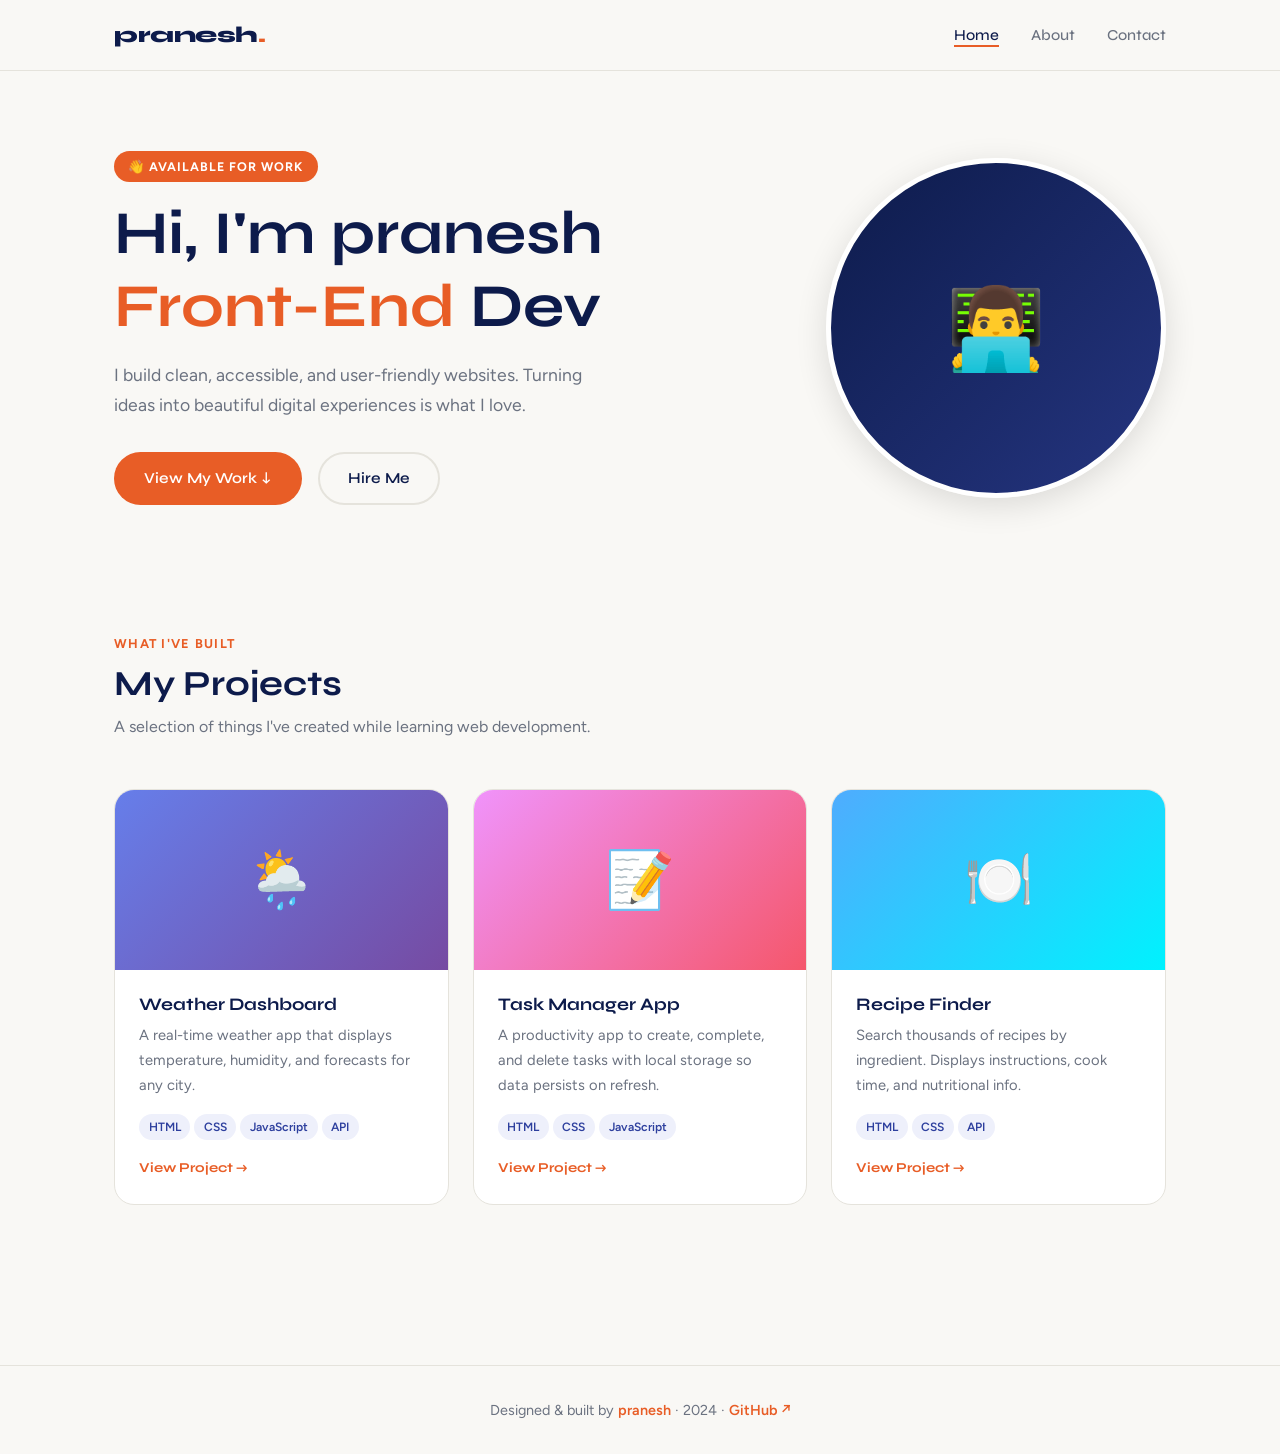
<file: portfolio-site/index.html>
<!DOCTYPE html>
<!--
  index.html — Home Page
  This is the ENTRY POINT of your website.
  When someone visits your site, this file loads first.
-->
<html lang="en">

<head>
  <!-- ── Meta Tags ── -->
  <!-- These give browsers and search engines info about your page -->
  <meta charset="UTF-8" />
  <!-- UTF-8 supports all characters including accented letters & emojis -->

  <meta name="viewport" content="width=device-width, initial-scale=1.0" />
  <!-- This makes the page scale correctly on mobile phones -->

  <meta name="description" content="Portfolio of Alex Johnson — Front-End Developer & UI Designer." />
  <!-- This description shows up in Google search results -->

  <title>Pranesh — Portfolio</title>
  <!-- Shows in browser tab -->

  <!-- ── Google Fonts ── -->
  <!-- Syne = distinctive geometric heading font -->
  <!-- Figtree = clean, modern body font -->
  <link rel="preconnect" href="https://fonts.googleapis.com" />
  <link rel="preconnect" href="https://fonts.gstatic.com" crossorigin />
  <link href="https://fonts.googleapis.com/css2?family=Syne:wght@400;600;700;800&family=Figtree:wght@400;500;600&display=swap" rel="stylesheet" />

  <!-- ── Main Stylesheet ── -->
  <link rel="stylesheet" href="styles/main.css" />
</head>

<body>

  <!-- ============================================================
       NAVIGATION BAR
       <header> = top section of the page (semantic HTML)
       <nav>    = navigation links area
       ============================================================ -->
  <header class="navbar">
    <div class="container nav-inner">

      <!-- Logo / Site Name (left side) -->
      <a href="index.html" class="nav-logo" aria-label="Home">
        pranesh<span>.</span>
      </a>

      <!-- Hamburger button (visible only on mobile) -->
      <!-- aria-label and aria-expanded help screen readers -->
      <button class="nav-toggle" id="navToggle" aria-label="Toggle navigation" aria-expanded="false">
        <span></span>
        <span></span>
        <span></span>
      </button>

      <!-- Navigation Links -->
      <ul class="nav-links" id="navLinks" role="list">
        <li><a href="index.html" class="active" aria-current="page">Home</a></li>
        <li><a href="about.html">About</a></li>
        <li><a href="contact.html">Contact</a></li>
      </ul>

    </div>
  </header>


  <!-- ============================================================
       MAIN CONTENT
       <main> wraps the primary content of the page
       ============================================================ -->
  <main>

    <!-- ── HERO SECTION ── -->
    <!-- The first thing visitors see — make it count! -->
    <section class="hero container" aria-label="Introduction">

      <!-- Left: text content -->
      <div class="hero-content">
        <span class="hero-eyebrow">👋 Available for work</span>

        <h1 class="hero-title">
          Hi, I'm pranesh<br />
          <span class="highlight">Front-End</span> Dev
        </h1>

        <p class="hero-description">
          I build clean, accessible, and user-friendly websites.
          Turning ideas into beautiful digital experiences is what I love.
        </p>

        <!-- Call-to-action buttons -->
        <div class="hero-actions">
          <a href="#projects" class="btn btn-primary">
            View My Work ↓
          </a>
          <a href="contact.html" class="btn btn-outline">
            Hire Me
          </a>
        </div>
      </div>

      <!-- Right: visual / avatar placeholder -->
      <!-- Replace the emoji with an <img> tag pointing to your photo! -->
      <div class="hero-visual">
        <div class="hero-avatar" role="img" aria-label="Avatar illustration">
          👨‍💻
        </div>
      </div>

    </section>


    <!-- ── PROJECTS SECTION ── -->
    <!-- id="projects" lets the "View My Work" button scroll here -->
    <section class="projects" id="projects" aria-label="Projects">
      <div class="container">

        <div class="section-header">
          <span class="section-label">What I've built</span>
          <h2 class="section-title">My Projects</h2>
          <p>A selection of things I've created while learning web development.</p>
        </div>

        <!-- CSS Grid automatically creates columns based on screen width -->
        <div class="projects-grid">

          <!-- ── Project Card 1 ── -->
          <article class="project-card">
            <!-- Colored image placeholder; replace with <img src="images/project1.png"> -->
            <div class="project-card-image" style="background: linear-gradient(135deg, #667eea, #764ba2);">
              🌦️
            </div>
            <div class="project-card-body">
              <h3 class="project-card-title">Weather Dashboard</h3>
              <p class="project-card-desc">
                A real-time weather app that displays temperature, humidity,
                and forecasts for any city.
              </p>
              <div class="project-tags">
                <span class="tag">HTML</span>
                <span class="tag">CSS</span>
                <span class="tag">JavaScript</span>
                <span class="tag">API</span>
              </div>
              <!-- Update href to your live project or GitHub link -->
              <a href="#" class="project-card-link" aria-label="View Weather Dashboard project">
                View Project →
              </a>
            </div>
          </article>

          <!-- ── Project Card 2 ── -->
          <article class="project-card">
            <div class="project-card-image" style="background: linear-gradient(135deg, #f093fb, #f5576c);">
              📝
            </div>
            <div class="project-card-body">
              <h3 class="project-card-title">Task Manager App</h3>
              <p class="project-card-desc">
                A productivity app to create, complete, and delete tasks
                with local storage so data persists on refresh.
              </p>
              <div class="project-tags">
                <span class="tag">HTML</span>
                <span class="tag">CSS</span>
                <span class="tag">JavaScript</span>
              </div>
              <a href="#" class="project-card-link" aria-label="View Task Manager project">
                View Project →
              </a>
            </div>
          </article>

          <!-- ── Project Card 3 ── -->
          <article class="project-card">
            <div class="project-card-image" style="background: linear-gradient(135deg, #4facfe, #00f2fe);">
              🍽️
            </div>
            <div class="project-card-body">
              <h3 class="project-card-title">Recipe Finder</h3>
              <p class="project-card-desc">
                Search thousands of recipes by ingredient. Displays
                instructions, cook time, and nutritional info.
              </p>
              <div class="project-tags">
                <span class="tag">HTML</span>
                <span class="tag">CSS</span>
                <span class="tag">API</span>
              </div>
              <a href="#" class="project-card-link" aria-label="View Recipe Finder project">
                View Project →
              </a>
            </div>
          </article>

        </div><!-- /projects-grid -->

      </div>
    </section>

  </main>


  <!-- ============================================================
       FOOTER
       <footer> = bottom section of the page (semantic HTML)
       ============================================================ -->
  <footer class="footer">
    <div class="container">
      <p>
        Designed &amp; built by
        <a href="index.html">pranesh</a>
        · 2024 · 
        <a href="https://github.com/yourusername" target="_blank" rel="noopener noreferrer">
          GitHub ↗
        </a>
      </p>
    </div>
  </footer>


  <!-- ============================================================
       JAVASCRIPT — Hamburger Menu Toggle
       This small script makes the mobile menu open/close.
       It adds/removes the "open" class which CSS uses to show/hide links.
       ============================================================ -->
  <script>
    // Get references to the button and the nav links list
    const navToggle = document.getElementById('navToggle');
    const navLinks  = document.getElementById('navLinks');

    // When the hamburger button is clicked…
    navToggle.addEventListener('click', function () {
      // Toggle the "open" class on both elements
      navToggle.classList.toggle('open');
      navLinks.classList.toggle('open');

      // Update aria-expanded for accessibility (screen readers)
      const isOpen = navToggle.classList.contains('open');
      navToggle.setAttribute('aria-expanded', isOpen);
    });

    // Close menu when a nav link is clicked (good UX on mobile)
    navLinks.querySelectorAll('a').forEach(function (link) {
      link.addEventListener('click', function () {
        navToggle.classList.remove('open');
        navLinks.classList.remove('open');
        navToggle.setAttribute('aria-expanded', false);
      });
    });
  </script>

</body>
</html>
</file>
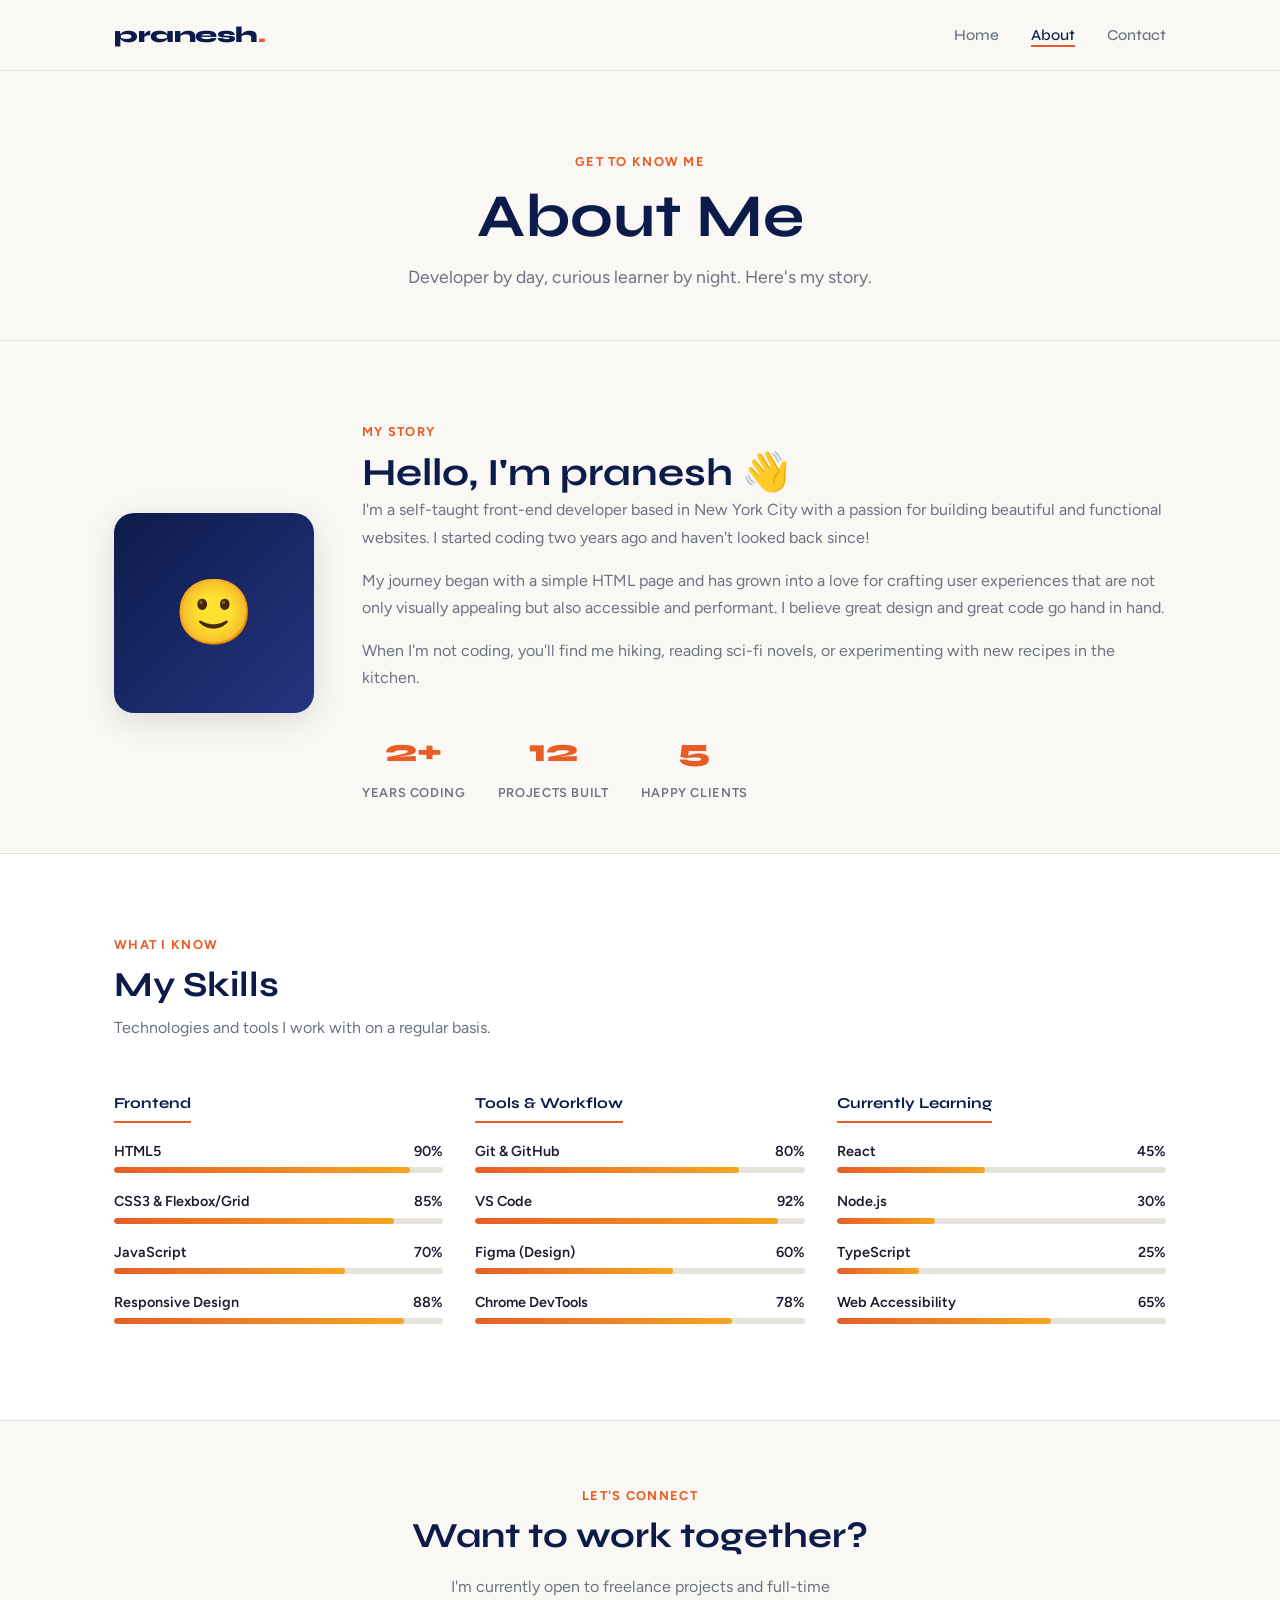
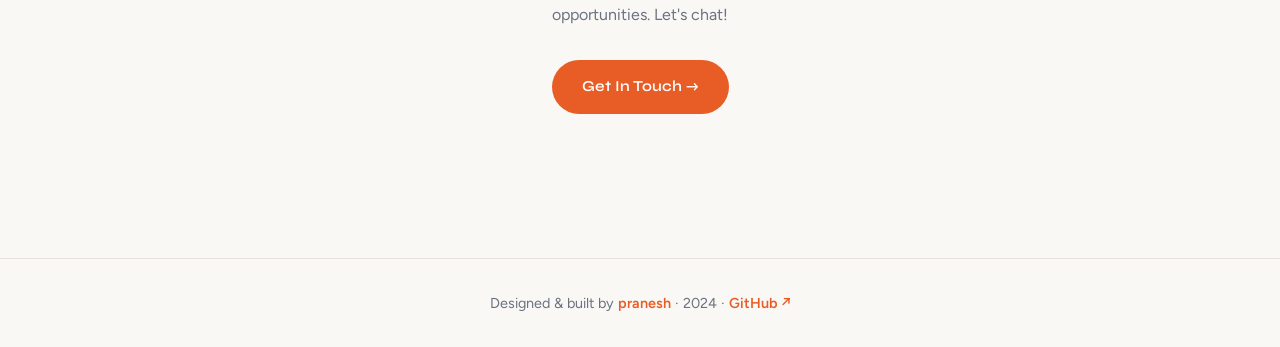
<file: portfolio-site/about.html>
<!DOCTYPE html>
<!--
  about.html — About Page
  Tells visitors who you are, your background, and your skills.
-->
<html lang="en">

<head>
  <meta charset="UTF-8" />
  <meta name="viewport" content="width=device-width, initial-scale=1.0" />
  <meta name="description" content="Learn more about Alex Johnson — my story, background, and skills." />
  <title>About — pranesh</title>

  <!-- Google Fonts (same as index.html for consistency) -->
  <link rel="preconnect" href="https://fonts.googleapis.com" />
  <link rel="preconnect" href="https://fonts.gstatic.com" crossorigin />
  <link href="https://fonts.googleapis.com/css2?family=Syne:wght@400;600;700;800&family=Figtree:wght@400;500;600&display=swap" rel="stylesheet" />

  <!-- Main Stylesheet -->
  <link rel="stylesheet" href="styles/main.css" />
</head>

<body>

  <!-- ============================================================
       NAVIGATION BAR (identical on all pages)
       TIP: In a real project you'd use a JS template or framework
       to avoid repeating this. For now, copy-paste is fine!
       ============================================================ -->
  <header class="navbar">
    <div class="container nav-inner">

      <a href="index.html" class="nav-logo" aria-label="Home">
        pranesh<span>.</span>
      </a>

      <button class="nav-toggle" id="navToggle" aria-label="Toggle navigation" aria-expanded="false">
        <span></span>
        <span></span>
        <span></span>
      </button>

      <ul class="nav-links" id="navLinks" role="list">
        <li><a href="index.html">Home</a></li>
        <!-- "active" class highlights the current page link -->
        <li><a href="about.html" class="active" aria-current="page">About</a></li>
        <li><a href="contact.html">Contact</a></li>
      </ul>

    </div>
  </header>


  <main>

    <!-- ── PAGE HERO ── -->
    <!-- A short banner at the top of inner pages -->
    <section class="page-hero" aria-label="Page heading">
      <div class="container">
        <span class="section-label">Get to know me</span>
        <h1>About Me</h1>
        <p>Developer by day, curious learner by night. Here's my story.</p>
      </div>
    </section>


    <!-- ── PERSONAL INTRODUCTION ── -->
    <section class="about-intro container" aria-label="Personal introduction">

      <!-- Avatar placeholder (left side on desktop) -->
      <!-- Replace emoji with: <img src="images/profile.jpg" alt="Alex Johnson"> -->
      <div class="about-avatar" role="img" aria-label="Profile illustration">
        🙂
      </div>

      <!-- Text (right side on desktop) -->
      <div class="about-text">
        <span class="section-label">My story</span>
        <h2>Hello, I'm pranesh 👋</h2>

        <p>
          I'm a self-taught front-end developer based in New York City with a 
          passion for building beautiful and functional websites. I started coding
          two years ago and haven't looked back since!
        </p>

        <p>
          My journey began with a simple HTML page and has grown into a love for 
          crafting user experiences that are not only visually appealing but also 
          accessible and performant. I believe great design and great code go 
          hand in hand.
        </p>

        <p>
          When I'm not coding, you'll find me hiking, reading sci-fi novels, or 
          experimenting with new recipes in the kitchen.
        </p>

        <!-- Quick stats row -->
        <div class="about-stats" role="list" aria-label="Quick facts">
          <div class="stat" role="listitem">
            <span class="stat-number">2+</span>
            <span class="stat-label">Years coding</span>
          </div>
          <div class="stat" role="listitem">
            <span class="stat-number">12</span>
            <span class="stat-label">Projects built</span>
          </div>
          <div class="stat" role="listitem">
            <span class="stat-number">5</span>
            <span class="stat-label">Happy clients</span>
          </div>
        </div>

      </div>
    </section>


    <!-- ── SKILLS SECTION ── -->
    <section class="skills" aria-label="Skills">
      <div class="container">

        <div class="section-header">
          <span class="section-label">What I know</span>
          <h2 class="section-title">My Skills</h2>
          <p>Technologies and tools I work with on a regular basis.</p>
        </div>

        <!-- Skills grouped by category in a CSS Grid -->
        <div class="skills-grid">

          <!-- ── Skill Group 1: Frontend ── -->
          <div class="skill-group">
            <h3>Frontend</h3>

            <!-- Each skill has a label and a visual progress bar -->
            <!-- The width of .skill-bar-fill = skill level percentage -->
            <div class="skill-item">
              <div class="skill-label">
                <span>HTML5</span>
                <span>90%</span>
              </div>
              <div class="skill-bar" role="progressbar" aria-valuenow="90" aria-valuemin="0" aria-valuemax="100" aria-label="HTML5 proficiency">
                <div class="skill-bar-fill" style="width: 90%;"></div>
              </div>
            </div>

            <div class="skill-item">
              <div class="skill-label">
                <span>CSS3 &amp; Flexbox/Grid</span>
                <span>85%</span>
              </div>
              <div class="skill-bar" role="progressbar" aria-valuenow="85" aria-valuemin="0" aria-valuemax="100" aria-label="CSS3 proficiency">
                <div class="skill-bar-fill" style="width: 85%;"></div>
              </div>
            </div>

            <div class="skill-item">
              <div class="skill-label">
                <span>JavaScript</span>
                <span>70%</span>
              </div>
              <div class="skill-bar" role="progressbar" aria-valuenow="70" aria-valuemin="0" aria-valuemax="100" aria-label="JavaScript proficiency">
                <div class="skill-bar-fill" style="width: 70%;"></div>
              </div>
            </div>

            <div class="skill-item">
              <div class="skill-label">
                <span>Responsive Design</span>
                <span>88%</span>
              </div>
              <div class="skill-bar" role="progressbar" aria-valuenow="88" aria-valuemin="0" aria-valuemax="100" aria-label="Responsive Design proficiency">
                <div class="skill-bar-fill" style="width: 88%;"></div>
              </div>
            </div>
          </div><!-- /skill-group -->


          <!-- ── Skill Group 2: Tools ── -->
          <div class="skill-group">
            <h3>Tools &amp; Workflow</h3>

            <div class="skill-item">
              <div class="skill-label">
                <span>Git &amp; GitHub</span>
                <span>80%</span>
              </div>
              <div class="skill-bar" role="progressbar" aria-valuenow="80" aria-valuemin="0" aria-valuemax="100" aria-label="Git proficiency">
                <div class="skill-bar-fill" style="width: 80%;"></div>
              </div>
            </div>

            <div class="skill-item">
              <div class="skill-label">
                <span>VS Code</span>
                <span>92%</span>
              </div>
              <div class="skill-bar" role="progressbar" aria-valuenow="92" aria-valuemin="0" aria-valuemax="100" aria-label="VS Code proficiency">
                <div class="skill-bar-fill" style="width: 92%;"></div>
              </div>
            </div>

            <div class="skill-item">
              <div class="skill-label">
                <span>Figma (Design)</span>
                <span>60%</span>
              </div>
              <div class="skill-bar" role="progressbar" aria-valuenow="60" aria-valuemin="0" aria-valuemax="100" aria-label="Figma proficiency">
                <div class="skill-bar-fill" style="width: 60%;"></div>
              </div>
            </div>

            <div class="skill-item">
              <div class="skill-label">
                <span>Chrome DevTools</span>
                <span>78%</span>
              </div>
              <div class="skill-bar" role="progressbar" aria-valuenow="78" aria-valuemin="0" aria-valuemax="100" aria-label="Chrome DevTools proficiency">
                <div class="skill-bar-fill" style="width: 78%;"></div>
              </div>
            </div>
          </div><!-- /skill-group -->


          <!-- ── Skill Group 3: Learning ── -->
          <div class="skill-group">
            <h3>Currently Learning</h3>

            <div class="skill-item">
              <div class="skill-label">
                <span>React</span>
                <span>45%</span>
              </div>
              <div class="skill-bar" role="progressbar" aria-valuenow="45" aria-valuemin="0" aria-valuemax="100" aria-label="React proficiency">
                <div class="skill-bar-fill" style="width: 45%;"></div>
              </div>
            </div>

            <div class="skill-item">
              <div class="skill-label">
                <span>Node.js</span>
                <span>30%</span>
              </div>
              <div class="skill-bar" role="progressbar" aria-valuenow="30" aria-valuemin="0" aria-valuemax="100" aria-label="Node.js proficiency">
                <div class="skill-bar-fill" style="width: 30%;"></div>
              </div>
            </div>

            <div class="skill-item">
              <div class="skill-label">
                <span>TypeScript</span>
                <span>25%</span>
              </div>
              <div class="skill-bar" role="progressbar" aria-valuenow="25" aria-valuemin="0" aria-valuemax="100" aria-label="TypeScript proficiency">
                <div class="skill-bar-fill" style="width: 25%;"></div>
              </div>
            </div>

            <div class="skill-item">
              <div class="skill-label">
                <span>Web Accessibility</span>
                <span>65%</span>
              </div>
              <div class="skill-bar" role="progressbar" aria-valuenow="65" aria-valuemin="0" aria-valuemax="100" aria-label="Accessibility proficiency">
                <div class="skill-bar-fill" style="width: 65%;"></div>
              </div>
            </div>
          </div><!-- /skill-group -->

        </div><!-- /skills-grid -->

      </div>
    </section>


    <!-- ── CTA: Redirect to Contact ── -->
    <section style="padding-block: 4rem; text-align: center;" aria-label="Call to action">
      <div class="container">
        <span class="section-label">Let's connect</span>
        <h2 class="section-title" style="margin-bottom: 1rem;">Want to work together?</h2>
        <p style="color: var(--color-muted); max-width: 420px; margin-inline: auto; margin-bottom: 2rem;">
          I'm currently open to freelance projects and full-time opportunities. Let's chat!
        </p>
        <a href="contact.html" class="btn btn-primary">Get In Touch →</a>
      </div>
    </section>

  </main>


  <!-- ── FOOTER ── -->
  <footer class="footer">
    <div class="container">
      <p>
        Designed &amp; built by
        <a href="index.html">pranesh</a>
        · 2024 · 
        <a href="https://github.com/yourusername" target="_blank" rel="noopener noreferrer">
          GitHub ↗
        </a>
      </p>
    </div>
  </footer>


  <!-- Hamburger menu script (same on all pages) -->
  <script>
    const navToggle = document.getElementById('navToggle');
    const navLinks  = document.getElementById('navLinks');

    navToggle.addEventListener('click', function () {
      navToggle.classList.toggle('open');
      navLinks.classList.toggle('open');
      const isOpen = navToggle.classList.contains('open');
      navToggle.setAttribute('aria-expanded', isOpen);
    });

    navLinks.querySelectorAll('a').forEach(function (link) {
      link.addEventListener('click', function () {
        navToggle.classList.remove('open');
        navLinks.classList.remove('open');
        navToggle.setAttribute('aria-expanded', false);
      });
    });
  </script>

</body>
</html>
</file>
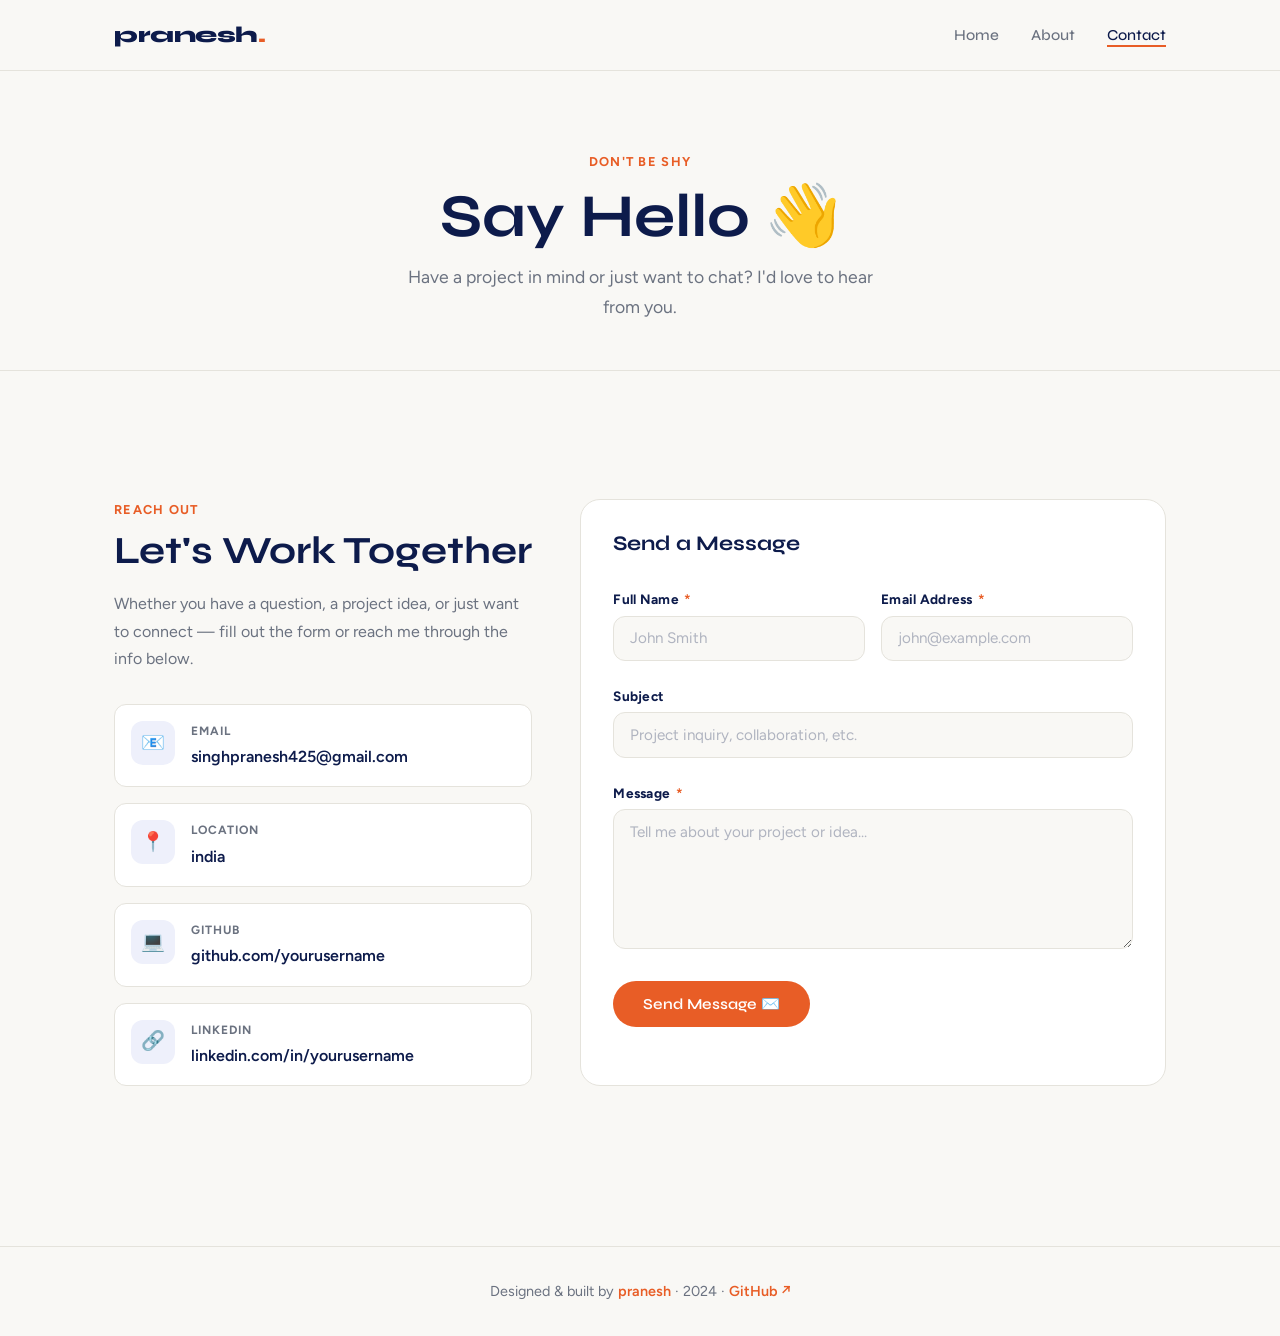
<file: portfolio-site/contact.html>
<!DOCTYPE html>
<!--
  contact.html — Contact Page
  Contains a styled contact form (no backend needed).
  When submitted, it shows a friendly success message via JavaScript.
-->
<html lang="en">

<head>
  <meta charset="UTF-8" />
  <meta name="viewport" content="width=device-width, initial-scale=1.0" />
  <meta name="description" content="Get in touch with Alex Johnson — send a message, email, or connect on social media." />
  <title>Contact — Alex Johnson</title>

  <!-- Google Fonts -->
  <link rel="preconnect" href="https://fonts.googleapis.com" />
  <link rel="preconnect" href="https://fonts.gstatic.com" crossorigin />
  <link href="https://fonts.googleapis.com/css2?family=Syne:wght@400;600;700;800&family=Figtree:wght@400;500;600&display=swap" rel="stylesheet" />

  <!-- Main Stylesheet -->
  <link rel="stylesheet" href="styles/main.css" />
</head>

<body>

  <!-- ============================================================
       NAVIGATION BAR
       ============================================================ -->
  <header class="navbar">
    <div class="container nav-inner">

      <a href="index.html" class="nav-logo" aria-label="Home">
        pranesh<span>.</span>
      </a>

      <button class="nav-toggle" id="navToggle" aria-label="Toggle navigation" aria-expanded="false">
        <span></span>
        <span></span>
        <span></span>
      </button>

      <ul class="nav-links" id="navLinks" role="list">
        <li><a href="index.html">Home</a></li>
        <li><a href="about.html">About</a></li>
        <!-- "active" marks the current page -->
        <li><a href="contact.html" class="active" aria-current="page">Contact</a></li>
      </ul>

    </div>
  </header>


  <main>

    <!-- ── PAGE HERO ── -->
    <section class="page-hero" aria-label="Page heading">
      <div class="container">
        <span class="section-label">Don't be shy</span>
        <h1>Say Hello 👋</h1>
        <p>Have a project in mind or just want to chat? I'd love to hear from you.</p>
      </div>
    </section>


    <!-- ── CONTACT SECTION ── -->
    <section class="contact-section" aria-label="Contact information and form">
      <div class="container">

        <!-- Two-column layout: info on left, form on right -->
        <div class="contact-layout">

          <!-- ── LEFT: Contact Info ── -->
          <div class="contact-info">
            <span class="section-label">Reach out</span>
            <h2>Let's Work Together</h2>
            <p>
              Whether you have a question, a project idea, or just want to connect —
              fill out the form or reach me through the info below.
            </p>

            <!-- Contact info cards -->
            <div class="contact-cards" role="list">

              <!-- Email card -->
              <div class="contact-card" role="listitem">
                <div class="contact-card-icon" aria-hidden="true">📧</div>
                <div>
                  <span class="contact-card-label">Email</span>
                  <!-- Replace with your real email -->
                  <a href="mailto:singhpranesh425@gmail.com" class="contact-card-value">
                    singhpranesh425@gmail.com
                  </a>
                </div>
              </div>

              <!-- Location card -->
              <div class="contact-card" role="listitem">
                <div class="contact-card-icon" aria-hidden="true">📍</div>
                <div>
                  <span class="contact-card-label">Location</span>
                  <span class="contact-card-value">india</span>
                </div>
              </div>

              <!-- GitHub card -->
              <div class="contact-card" role="listitem">
                <div class="contact-card-icon" aria-hidden="true">💻</div>
                <div>
                  <span class="contact-card-label">GitHub</span>
                  <a href="https://github.com/Pranesh620" target="_blank" rel="noopener noreferrer" class="contact-card-value">
                    github.com/yourusername
                  </a>
                </div>
              </div>

              <!-- LinkedIn card -->
              <div class="contact-card" role="listitem">
                <div class="contact-card-icon" aria-hidden="true">🔗</div>
                <div>
                  <span class="contact-card-label">LinkedIn</span>
                  <a href="" target="_blank" rel="noopener noreferrer" class="contact-card-value">
                    linkedin.com/in/yourusername
                  </a>
                </div>
              </div>

            </div><!-- /contact-cards -->
          </div><!-- /contact-info -->


          <!-- ── RIGHT: Contact Form ── -->
          <div class="contact-form-wrapper">
            <h3>Send a Message</h3>

            <!--
              NOTE: This form has NO backend (no server).
              Submitting it will run our JS below and show a success message.
              To make it actually send emails, you can use services like:
              • Formspree (https://formspree.io)  — free & easy
              • Netlify Forms                      — works with Netlify hosting
              • EmailJS                            — sends email from JS
            -->
            <form id="contactForm" novalidate aria-label="Contact form">

              <!-- Two-column row: Name + Email side by side on desktop -->
              <div class="form-row">

                <!-- Name field -->
                <div class="form-group">
                  <label for="name">
                    Full Name <span class="required" aria-hidden="true">*</span>
                  </label>
                  <input
                    type="text"
                    id="name"
                    name="name"
                    placeholder="John Smith"
                    required
                    autocomplete="name"
                    aria-required="true"
                  />
                  <!-- Error message (shown by JS when field is empty) -->
                  <span class="field-error" id="nameError" role="alert" aria-live="polite"></span>
                </div>

                <!-- Email field -->
                <div class="form-group">
                  <label for="email">
                    Email Address <span class="required" aria-hidden="true">*</span>
                  </label>
                  <input
                    type="email"
                    id="email"
                    name="email"
                    placeholder="john@example.com"
                    required
                    autocomplete="email"
                    aria-required="true"
                  />
                  <span class="field-error" id="emailError" role="alert" aria-live="polite"></span>
                </div>

              </div><!-- /form-row -->

              <!-- Subject field -->
              <div class="form-group">
                <label for="subject">Subject</label>
                <input
                  type="text"
                  id="subject"
                  name="subject"
                  placeholder="Project inquiry, collaboration, etc."
                  autocomplete="off"
                />
              </div>

              <!-- Message field -->
              <div class="form-group">
                <label for="message">
                  Message <span class="required" aria-hidden="true">*</span>
                </label>
                <textarea
                  id="message"
                  name="message"
                  placeholder="Tell me about your project or idea..."
                  required
                  aria-required="true"
                  rows="5"
                ></textarea>
                <span class="field-error" id="messageError" role="alert" aria-live="polite"></span>
              </div>

              <!-- Submit button -->
              <div class="form-submit">
                <button type="submit" class="btn btn-primary" id="submitBtn">
                  Send Message ✉️
                </button>
              </div>

            </form><!-- /contactForm -->

            <!-- Success message: hidden by default, shown after submission -->
            <div class="form-success" id="formSuccess" aria-live="polite">
              <span class="success-icon">🎉</span>
              Thanks for reaching out! I'll get back to you within 24 hours.
            </div>

          </div><!-- /contact-form-wrapper -->

        </div><!-- /contact-layout -->

      </div>
    </section>

  </main>


  <!-- ── FOOTER ── -->
  <footer class="footer">
    <div class="container">
      <p>
        Designed &amp; built by
        <a href="index.html">pranesh</a>
        · 2024 · 
        <a href="https://github.com/yourusername" target="_blank" rel="noopener noreferrer">
          GitHub ↗
        </a>
      </p>
    </div>
  </footer>


  <!-- ============================================================
       JAVASCRIPT
       1. Hamburger menu toggle (same as other pages)
       2. Form validation and submission handler
       ============================================================ -->
  <script>

    /* ── Hamburger menu ── */
    const navToggle = document.getElementById('navToggle');
    const navLinks  = document.getElementById('navLinks');

    navToggle.addEventListener('click', function () {
      navToggle.classList.toggle('open');
      navLinks.classList.toggle('open');
      const isOpen = navToggle.classList.contains('open');
      navToggle.setAttribute('aria-expanded', isOpen);
    });

    navLinks.querySelectorAll('a').forEach(function (link) {
      link.addEventListener('click', function () {
        navToggle.classList.remove('open');
        navLinks.classList.remove('open');
        navToggle.setAttribute('aria-expanded', false);
      });
    });


    /* ── Contact Form Validation ── */

    // Helper: show an error message below a field
    function showError(fieldId, errorId, message) {
      var field = document.getElementById(fieldId);
      var errorEl = document.getElementById(errorId);
      field.style.borderColor = '#ef4444';      // Red border
      errorEl.textContent = message;
      errorEl.style.display = 'block';
    }

    // Helper: clear the error state from a field
    function clearError(fieldId, errorId) {
      var field = document.getElementById(fieldId);
      var errorEl = document.getElementById(errorId);
      field.style.borderColor = '';             // Reset border
      errorEl.textContent = '';
      errorEl.style.display = 'none';
    }

    // Simple email format check using a regex pattern
    function isValidEmail(email) {
      return /^[^\s@]+@[^\s@]+\.[^\s@]+$/.test(email);
    }

    // When form is submitted…
    document.getElementById('contactForm').addEventListener('submit', function (event) {
      // Prevent the default browser form submission (which would refresh the page)
      event.preventDefault();

      // Get field values (trim removes leading/trailing spaces)
      var name    = document.getElementById('name').value.trim();
      var email   = document.getElementById('email').value.trim();
      var message = document.getElementById('message').value.trim();

      // Track whether all fields pass validation
      var isValid = true;

      // Clear previous errors
      clearError('name',    'nameError');
      clearError('email',   'emailError');
      clearError('message', 'messageError');

      // Validate name
      if (name === '') {
        showError('name', 'nameError', 'Please enter your full name.');
        isValid = false;
      }

      // Validate email
      if (email === '') {
        showError('email', 'emailError', 'Please enter your email address.');
        isValid = false;
      } else if (!isValidEmail(email)) {
        showError('email', 'emailError', 'Please enter a valid email (e.g. you@example.com).');
        isValid = false;
      }

      // Validate message
      if (message === '') {
        showError('message', 'messageError', 'Please write a message before sending.');
        isValid = false;
      }

      // If everything is valid, show the success message
      if (isValid) {
        document.getElementById('contactForm').style.display = 'none';
        document.getElementById('formSuccess').style.display = 'block';
        // Note: In a real project, you'd send the data to a server or Formspree here.
      }
    });

  </script>

  <!-- Extra styles for field error messages (small, inline) -->
  <style>
    .field-error {
      display: none;
      font-size: 0.8rem;
      color: #ef4444;
      margin-top: 4px;
    }
  </style>

</body>
</html>
</file>
<file: portfolio-site/styles/main.css>
/* ============================================================
   main.css — Portfolio Website Stylesheet
   Author: Your Name
   Description: All styles for the portfolio site.
                Uses CSS custom properties, Flexbox, and Grid.
   ============================================================ */


/* ============================================================
   1. CSS CUSTOM PROPERTIES (Variables)
   Think of these like "named colors/sizes" you reuse everywhere.
   Change one value here → it updates everywhere!
   ============================================================ */
:root {
  /* Color Palette */
  --color-bg:          #f9f8f5;       /* Warm off-white page background */
  --color-surface:     #ffffff;       /* Card / component background     */
  --color-primary:     #0d1b4b;       /* Deep navy – headings & nav      */
  --color-accent:      #e85d26;       /* Vibrant orange – buttons, links */
  --color-accent-dark: #c4451a;       /* Darker orange for hover states  */
  --color-text:        #1c1c2e;       /* Main body text                  */
  --color-muted:       #6b7280;       /* Secondary / placeholder text    */
  --color-border:      #e5e3dc;       /* Dividers, card outlines         */
  --color-tag-bg:      #eef0fb;       /* Skill tag background            */
  --color-tag-text:    #2d3f9e;       /* Skill tag text                  */

  /* Typography */
  --font-heading: 'Syne', sans-serif;
  --font-body:    'Figtree', sans-serif;

  /* Spacing Scale (rem = relative to root font size, usually 16px) */
  --space-xs:  0.25rem;   /*  4px */
  --space-sm:  0.5rem;    /*  8px */
  --space-md:  1rem;      /* 16px */
  --space-lg:  1.5rem;    /* 24px */
  --space-xl:  2rem;      /* 32px */
  --space-2xl: 3rem;      /* 48px */
  --space-3xl: 5rem;      /* 80px */

  /* Border Radius */
  --radius-sm: 6px;
  --radius-md: 12px;
  --radius-lg: 20px;
  --radius-pill: 999px;

  /* Shadows */
  --shadow-sm: 0 1px 4px rgba(0, 0, 0, 0.06);
  --shadow-md: 0 4px 16px rgba(0, 0, 0, 0.09);
  --shadow-lg: 0 8px 32px rgba(0, 0, 0, 0.12);

  /* Transition (reuse for smooth hover effects) */
  --transition: 0.25s ease;
}


/* ============================================================
   2. RESET & BASE STYLES
   Removes browser default styles so we start from scratch.
   ============================================================ */
*, *::before, *::after {
  box-sizing: border-box;   /* padding/border included in element width */
  margin: 0;
  padding: 0;
}

html {
  scroll-behavior: smooth;  /* Smooth scrolling for anchor links */
}

body {
  font-family: var(--font-body);
  background-color: var(--color-bg);
  color: var(--color-text);
  line-height: 1.7;
  font-size: 1rem;
  -webkit-font-smoothing: antialiased; /* Crisper text on Mac */
}

img {
  max-width: 100%;    /* Images never overflow their container */
  display: block;
}

a {
  color: inherit;
  text-decoration: none;
}

ul {
  list-style: none;
}

/* Reusable container: centers content with max width + side padding */
.container {
  width: 100%;
  max-width: 1100px;
  margin-inline: auto;  /* Centers the container horizontally */
  padding-inline: var(--space-lg);
}


/* ============================================================
   3. TYPOGRAPHY
   ============================================================ */
h1, h2, h3, h4 {
  font-family: var(--font-heading);
  color: var(--color-primary);
  line-height: 1.2;
  font-weight: 700;
}

h1 { font-size: clamp(2.2rem, 5vw, 3.8rem); } /* clamp() = responsive size */
h2 { font-size: clamp(1.7rem, 3.5vw, 2.4rem); }
h3 { font-size: 1.2rem; }

p { color: var(--color-text); }

.section-title {
  font-size: clamp(1.6rem, 3vw, 2.2rem);
  margin-bottom: var(--space-xs);
}

/* Small decorative label above section titles */
.section-label {
  font-size: 0.8rem;
  font-weight: 700;
  letter-spacing: 0.1em;
  text-transform: uppercase;
  color: var(--color-accent);
  margin-bottom: var(--space-sm);
  display: block;
}


/* ============================================================
   4. BUTTONS
   ============================================================ */
.btn {
  display: inline-flex;
  align-items: center;
  gap: var(--space-sm);
  padding: 0.75rem 1.75rem;
  border-radius: var(--radius-pill);
  font-family: var(--font-heading);
  font-weight: 600;
  font-size: 0.95rem;
  cursor: pointer;
  border: 2px solid transparent;
  transition: background-color var(--transition),
              color var(--transition),
              border-color var(--transition),
              transform var(--transition),
              box-shadow var(--transition);
}

/* Lift effect on hover for all buttons */
.btn:hover {
  transform: translateY(-2px);
  box-shadow: var(--shadow-md);
}

/* Primary button: filled orange */
.btn-primary {
  background-color: var(--color-accent);
  color: #fff;
}
.btn-primary:hover {
  background-color: var(--color-accent-dark);
}

/* Outline button: transparent with border */
.btn-outline {
  background-color: transparent;
  color: var(--color-primary);
  border-color: var(--color-border);
}
.btn-outline:hover {
  border-color: var(--color-accent);
  color: var(--color-accent);
}


/* ============================================================
   5. NAVIGATION BAR
   ============================================================ */
.navbar {
  position: sticky;         /* Sticks to the top while scrolling */
  top: 0;
  z-index: 100;             /* Always on top of other elements */
  background-color: rgba(249, 248, 245, 0.92);
  backdrop-filter: blur(12px); /* Frosted glass effect */
  border-bottom: 1px solid var(--color-border);
}

.nav-inner {
  display: flex;
  align-items: center;
  justify-content: space-between;
  height: 70px;
}

/* Logo text on the left */
.nav-logo {
  font-family: var(--font-heading);
  font-size: 1.4rem;
  font-weight: 800;
  color: var(--color-primary);
  letter-spacing: -0.02em;
}

.nav-logo span {
  color: var(--color-accent); /* Dot in the logo is orange */
}

/* Desktop nav links */
.nav-links {
  display: flex;
  align-items: center;
  gap: var(--space-xl);
}

.nav-links a {
  font-family: var(--font-heading);
  font-size: 0.95rem;
  font-weight: 500;
  color: var(--color-muted);
  position: relative;
  transition: color var(--transition);
}

/* Underline slide-in effect on hover */
.nav-links a::after {
  content: '';
  position: absolute;
  bottom: -3px;
  left: 0;
  width: 0;
  height: 2px;
  background-color: var(--color-accent);
  transition: width var(--transition);
}

.nav-links a:hover,
.nav-links a.active {
  color: var(--color-primary);
}

.nav-links a:hover::after,
.nav-links a.active::after {
  width: 100%;
}

/* ── Hamburger Menu (mobile only) ── */

/* The hamburger button (three lines icon) */
.nav-toggle {
  display: none;            /* Hidden on desktop */
  flex-direction: column;
  gap: 5px;
  cursor: pointer;
  background: none;
  border: none;
  padding: var(--space-xs);
}

/* Each line of the hamburger */
.nav-toggle span {
  display: block;
  width: 26px;
  height: 2px;
  background-color: var(--color-primary);
  border-radius: 2px;
  transition: transform var(--transition),
              opacity var(--transition);
}

/* Animate hamburger → X when menu is open */
.nav-toggle.open span:nth-child(1) {
  transform: translateY(7px) rotate(45deg);
}
.nav-toggle.open span:nth-child(2) {
  opacity: 0;
}
.nav-toggle.open span:nth-child(3) {
  transform: translateY(-7px) rotate(-45deg);
}


/* ============================================================
   6. FOOTER
   ============================================================ */
.footer {
  margin-top: var(--space-3xl);
  padding-block: var(--space-xl);
  border-top: 1px solid var(--color-border);
  text-align: center;
}

.footer p {
  font-size: 0.9rem;
  color: var(--color-muted);
}

.footer a {
  color: var(--color-accent);
  font-weight: 600;
  transition: color var(--transition);
}

.footer a:hover {
  color: var(--color-accent-dark);
}


/* ============================================================
   7. HOME PAGE — HERO SECTION
   ============================================================ */
.hero {
  padding-block: var(--space-3xl) var(--space-2xl);
  display: grid;
  grid-template-columns: 1fr;   /* Single column on mobile */
  gap: var(--space-2xl);
  align-items: center;
}

.hero-eyebrow {
  display: inline-block;
  background-color: var(--color-accent);
  color: #fff;
  font-size: 0.78rem;
  font-weight: 700;
  letter-spacing: 0.08em;
  text-transform: uppercase;
  padding: 0.3rem 0.9rem;
  border-radius: var(--radius-pill);
  margin-bottom: var(--space-md);
}

.hero-title {
  margin-bottom: var(--space-md);
}

/* Highlight a word in the hero title */
.hero-title .highlight {
  color: var(--color-accent);
  position: relative;
  display: inline-block;
}

.hero-description {
  font-size: 1.1rem;
  color: var(--color-muted);
  max-width: 480px;
  margin-bottom: var(--space-xl);
}

.hero-actions {
  display: flex;
  flex-wrap: wrap;         /* Buttons wrap to next line on small screens */
  gap: var(--space-md);
}

/* Right side: decorative avatar / image area */
.hero-visual {
  display: flex;
  justify-content: center;
}

.hero-avatar {
  width: 260px;
  height: 260px;
  border-radius: 50%;
  background: linear-gradient(135deg, var(--color-primary) 0%, #253580 100%);
  display: flex;
  align-items: center;
  justify-content: center;
  font-size: 5rem;           /* Emoji avatar placeholder */
  box-shadow: var(--shadow-lg);
  border: 5px solid var(--color-surface);
  flex-shrink: 0;
}


/* ============================================================
   8. HOME PAGE — PROJECTS SECTION
   ============================================================ */
.projects {
  padding-block: var(--space-3xl);
}

.section-header {
  margin-bottom: var(--space-2xl);
}

.section-header p {
  color: var(--color-muted);
  max-width: 500px;
  margin-top: var(--space-sm);
}

/* CSS Grid: auto-fill creates as many columns as fit at 280px min */
.projects-grid {
  display: grid;
  grid-template-columns: repeat(auto-fill, minmax(280px, 1fr));
  gap: var(--space-lg);
}

/* Individual project card */
.project-card {
  background-color: var(--color-surface);
  border: 1px solid var(--color-border);
  border-radius: var(--radius-lg);
  overflow: hidden;
  transition: transform var(--transition), box-shadow var(--transition);
  display: flex;
  flex-direction: column;
}

.project-card:hover {
  transform: translateY(-6px);    /* Lift up */
  box-shadow: var(--shadow-lg);
}

/* Colored banner at the top of each card */
.project-card-image {
  height: 180px;
  display: flex;
  align-items: center;
  justify-content: center;
  font-size: 3.5rem;
}

.project-card-body {
  padding: var(--space-lg);
  flex: 1;
  display: flex;
  flex-direction: column;
}

.project-card-title {
  font-family: var(--font-heading);
  font-weight: 700;
  font-size: 1.1rem;
  color: var(--color-primary);
  margin-bottom: var(--space-sm);
}

.project-card-desc {
  font-size: 0.92rem;
  color: var(--color-muted);
  flex: 1;
  margin-bottom: var(--space-md);
}

/* Tech tags (e.g., HTML, CSS) */
.project-tags {
  display: flex;
  flex-wrap: wrap;
  gap: var(--space-xs);
  margin-bottom: var(--space-md);
}

.tag {
  font-size: 0.75rem;
  font-weight: 600;
  background-color: var(--color-tag-bg);
  color: var(--color-tag-text);
  padding: 0.2rem 0.6rem;
  border-radius: var(--radius-pill);
}

.project-card-link {
  font-family: var(--font-heading);
  font-size: 0.85rem;
  font-weight: 700;
  color: var(--color-accent);
  display: inline-flex;
  align-items: center;
  gap: var(--space-xs);
  transition: gap var(--transition), color var(--transition);
}

.project-card-link:hover {
  gap: var(--space-sm);
  color: var(--color-accent-dark);
}


/* ============================================================
   9. ABOUT PAGE — INTRO SECTION
   ============================================================ */
.about-intro {
  padding-block: var(--space-3xl) var(--space-2xl);
  display: grid;
  grid-template-columns: 1fr;
  gap: var(--space-2xl);
  align-items: center;
}

.about-avatar {
  width: 200px;
  height: 200px;
  border-radius: var(--radius-lg);
  background: linear-gradient(135deg, var(--color-primary) 0%, #253580 100%);
  display: flex;
  align-items: center;
  justify-content: center;
  font-size: 4rem;
  box-shadow: var(--shadow-lg);
  flex-shrink: 0;
}

.about-text h1 {
  margin-bottom: var(--space-md);
}

.about-text p {
  color: var(--color-muted);
  margin-bottom: var(--space-md);
}

.about-stats {
  display: flex;
  gap: var(--space-xl);
  margin-top: var(--space-xl);
  flex-wrap: wrap;
}

.stat {
  text-align: center;
}

.stat-number {
  font-family: var(--font-heading);
  font-size: 2rem;
  font-weight: 800;
  color: var(--color-accent);
  display: block;
}

.stat-label {
  font-size: 0.8rem;
  color: var(--color-muted);
  font-weight: 600;
  letter-spacing: 0.05em;
  text-transform: uppercase;
}


/* ============================================================
   10. ABOUT PAGE — SKILLS SECTION
   ============================================================ */
.skills {
  padding-block: var(--space-3xl);
  background-color: var(--color-surface);
  border-top: 1px solid var(--color-border);
  border-bottom: 1px solid var(--color-border);
}

/* Skills are grouped by category */
.skills-grid {
  display: grid;
  grid-template-columns: 1fr;   /* One column on mobile */
  gap: var(--space-xl);
  margin-top: var(--space-2xl);
}

.skill-group h3 {
  font-size: 0.95rem;
  font-weight: 700;
  color: var(--color-primary);
  margin-bottom: var(--space-md);
  padding-bottom: var(--space-sm);
  border-bottom: 2px solid var(--color-accent);
  display: inline-block;
}

/* Each skill item with a progress bar */
.skill-item {
  margin-bottom: var(--space-md);
}

.skill-label {
  display: flex;
  justify-content: space-between;
  font-size: 0.9rem;
  font-weight: 600;
  color: var(--color-text);
  margin-bottom: var(--space-xs);
}

.skill-bar {
  height: 6px;
  background-color: var(--color-border);
  border-radius: var(--radius-pill);
  overflow: hidden;
}

.skill-bar-fill {
  height: 100%;
  background: linear-gradient(90deg, var(--color-accent), #f5a623);
  border-radius: var(--radius-pill);
  /* Animation: bar grows from 0 to the set width on page load */
  animation: fillBar 1.2s ease forwards;
  transform-origin: left;
}

@keyframes fillBar {
  from { width: 0 !important; }
  to   { /* width set via inline style on each element */ }
}


/* ============================================================
   11. CONTACT PAGE — CONTACT SECTION
   ============================================================ */
.contact-section {
  padding-block: var(--space-3xl);
}

.contact-layout {
  display: grid;
  grid-template-columns: 1fr;    /* Single column on mobile */
  gap: var(--space-2xl);
  margin-top: var(--space-2xl);
}

/* Left column: contact info cards */
.contact-info h2 {
  margin-bottom: var(--space-md);
}

.contact-info p {
  color: var(--color-muted);
  margin-bottom: var(--space-xl);
}

.contact-cards {
  display: flex;
  flex-direction: column;
  gap: var(--space-md);
}

.contact-card {
  display: flex;
  align-items: flex-start;
  gap: var(--space-md);
  background-color: var(--color-surface);
  border: 1px solid var(--color-border);
  border-radius: var(--radius-md);
  padding: var(--space-md);
  transition: border-color var(--transition), box-shadow var(--transition);
}

.contact-card:hover {
  border-color: var(--color-accent);
  box-shadow: var(--shadow-sm);
}

.contact-card-icon {
  width: 44px;
  height: 44px;
  background-color: var(--color-tag-bg);
  color: var(--color-tag-text);
  border-radius: var(--radius-md);
  display: flex;
  align-items: center;
  justify-content: center;
  font-size: 1.2rem;
  flex-shrink: 0;
}

.contact-card-label {
  font-size: 0.75rem;
  font-weight: 700;
  text-transform: uppercase;
  letter-spacing: 0.08em;
  color: var(--color-muted);
  display: block;
  margin-bottom: 2px;
}

.contact-card-value {
  font-weight: 600;
  color: var(--color-primary);
}


/* ── Contact Form ── */
.contact-form-wrapper {
  background-color: var(--color-surface);
  border: 1px solid var(--color-border);
  border-radius: var(--radius-lg);
  padding: var(--space-xl);
}

.contact-form-wrapper h3 {
  font-size: 1.3rem;
  margin-bottom: var(--space-xl);
  color: var(--color-primary);
}

/* Group: label + input stacked vertically */
.form-group {
  margin-bottom: var(--space-lg);
}

label {
  display: block;
  font-size: 0.85rem;
  font-weight: 700;
  color: var(--color-primary);
  margin-bottom: var(--space-xs);
  letter-spacing: 0.02em;
}

/* Required field asterisk */
label .required {
  color: var(--color-accent);
  margin-left: 2px;
}

/* Shared styles for input, select, and textarea */
input,
textarea {
  width: 100%;
  padding: 0.8rem 1rem;
  border: 1.5px solid var(--color-border);
  border-radius: var(--radius-md);
  font-family: var(--font-body);
  font-size: 0.95rem;
  color: var(--color-text);
  background-color: var(--color-bg);
  transition: border-color var(--transition), box-shadow var(--transition);
  outline: none;
}

/* Highlight input when user is typing in it */
input:focus,
textarea:focus {
  border-color: var(--color-accent);
  box-shadow: 0 0 0 3px rgba(232, 93, 38, 0.12);
}

input::placeholder,
textarea::placeholder {
  color: #b0b4c0;
}

textarea {
  resize: vertical;          /* User can only resize vertically */
  min-height: 140px;
}

/* Two-column row inside the form (name + email side by side) */
.form-row {
  display: grid;
  grid-template-columns: 1fr;   /* Single column on mobile */
  gap: var(--space-md);
}

.form-submit {
  margin-top: var(--space-sm);
}

.form-submit .btn {
  width: 100%;               /* Full-width button on mobile */
  justify-content: center;
}

/* Success message shown after form submit */
.form-success {
  display: none;             /* Hidden by default */
  text-align: center;
  padding: var(--space-xl);
  color: #16a34a;
  font-weight: 600;
  font-size: 1.05rem;
}

.form-success .success-icon {
  font-size: 2.5rem;
  display: block;
  margin-bottom: var(--space-sm);
}


/* ============================================================
   12. PAGE HERO (used on About & Contact pages)
   ============================================================ */
.page-hero {
  padding-block: var(--space-3xl) var(--space-2xl);
  text-align: center;
  border-bottom: 1px solid var(--color-border);
}

.page-hero h1 {
  margin-bottom: var(--space-sm);
}

.page-hero p {
  font-size: 1.1rem;
  color: var(--color-muted);
  max-width: 480px;
  margin-inline: auto;
}


/* ============================================================
   13. RESPONSIVE DESIGN — MEDIA QUERIES
   Mobile-first: base styles are mobile, then we add
   desktop styles inside @media (min-width: ...) blocks.
   ============================================================ */

/* ── Tablet and up (≥ 600px) ── */
@media (min-width: 600px) {
  .form-row {
    grid-template-columns: 1fr 1fr;  /* Name + email side by side */
  }

  .form-submit .btn {
    width: auto;
  }

  .hero-avatar {
    width: 300px;
    height: 300px;
  }
}


/* ── Desktop and up (≥ 768px) ── */
@media (min-width: 768px) {

  /* Hide hamburger, show inline nav links */
  .nav-toggle {
    display: none;
  }

  .nav-links {
    display: flex !important;   /* Override JS-set style */
    position: static;
    flex-direction: row;
    background: none;
    border: none;
    padding: 0;
    gap: var(--space-xl);
  }

  /* Hero: 2 columns (text left, avatar right) */
  .hero {
    grid-template-columns: 1fr 1fr;
  }

  .hero-visual {
    justify-content: flex-end;
  }

  /* About intro: 2 columns */
  .about-intro {
    grid-template-columns: auto 1fr;
  }

  /* Skills: 2–3 columns */
  .skills-grid {
    grid-template-columns: repeat(2, 1fr);
  }

  /* Contact: 2 columns (info + form) */
  .contact-layout {
    grid-template-columns: 1fr 1.4fr;
  }
}


/* ── Large desktop (≥ 1024px) ── */
@media (min-width: 1024px) {
  .skills-grid {
    grid-template-columns: repeat(3, 1fr);
  }

  .hero-avatar {
    width: 340px;
    height: 340px;
  }
}


/* ── Mobile navigation (≤ 767px) ── */
@media (max-width: 767px) {

  /* Show hamburger button */
  .nav-toggle {
    display: flex;
  }

  /* Nav links become a full-width dropdown */
  .nav-links {
    display: none;             /* Hidden by default, JS toggles this */
    position: absolute;
    top: 70px;                 /* Height of the navbar */
    left: 0;
    right: 0;
    flex-direction: column;
    background-color: var(--color-bg);
    border-bottom: 1px solid var(--color-border);
    padding: var(--space-lg);
    gap: var(--space-md);
    box-shadow: var(--shadow-md);
  }

  /* When JS adds .open class, links are shown */
  .nav-links.open {
    display: flex;
  }

  .nav-links a {
    font-size: 1.1rem;
    padding-block: var(--space-xs);
  }

  /* Navbar must be positioned for dropdown to sit below it */
  .navbar {
    position: relative;
  }
}
</file>
